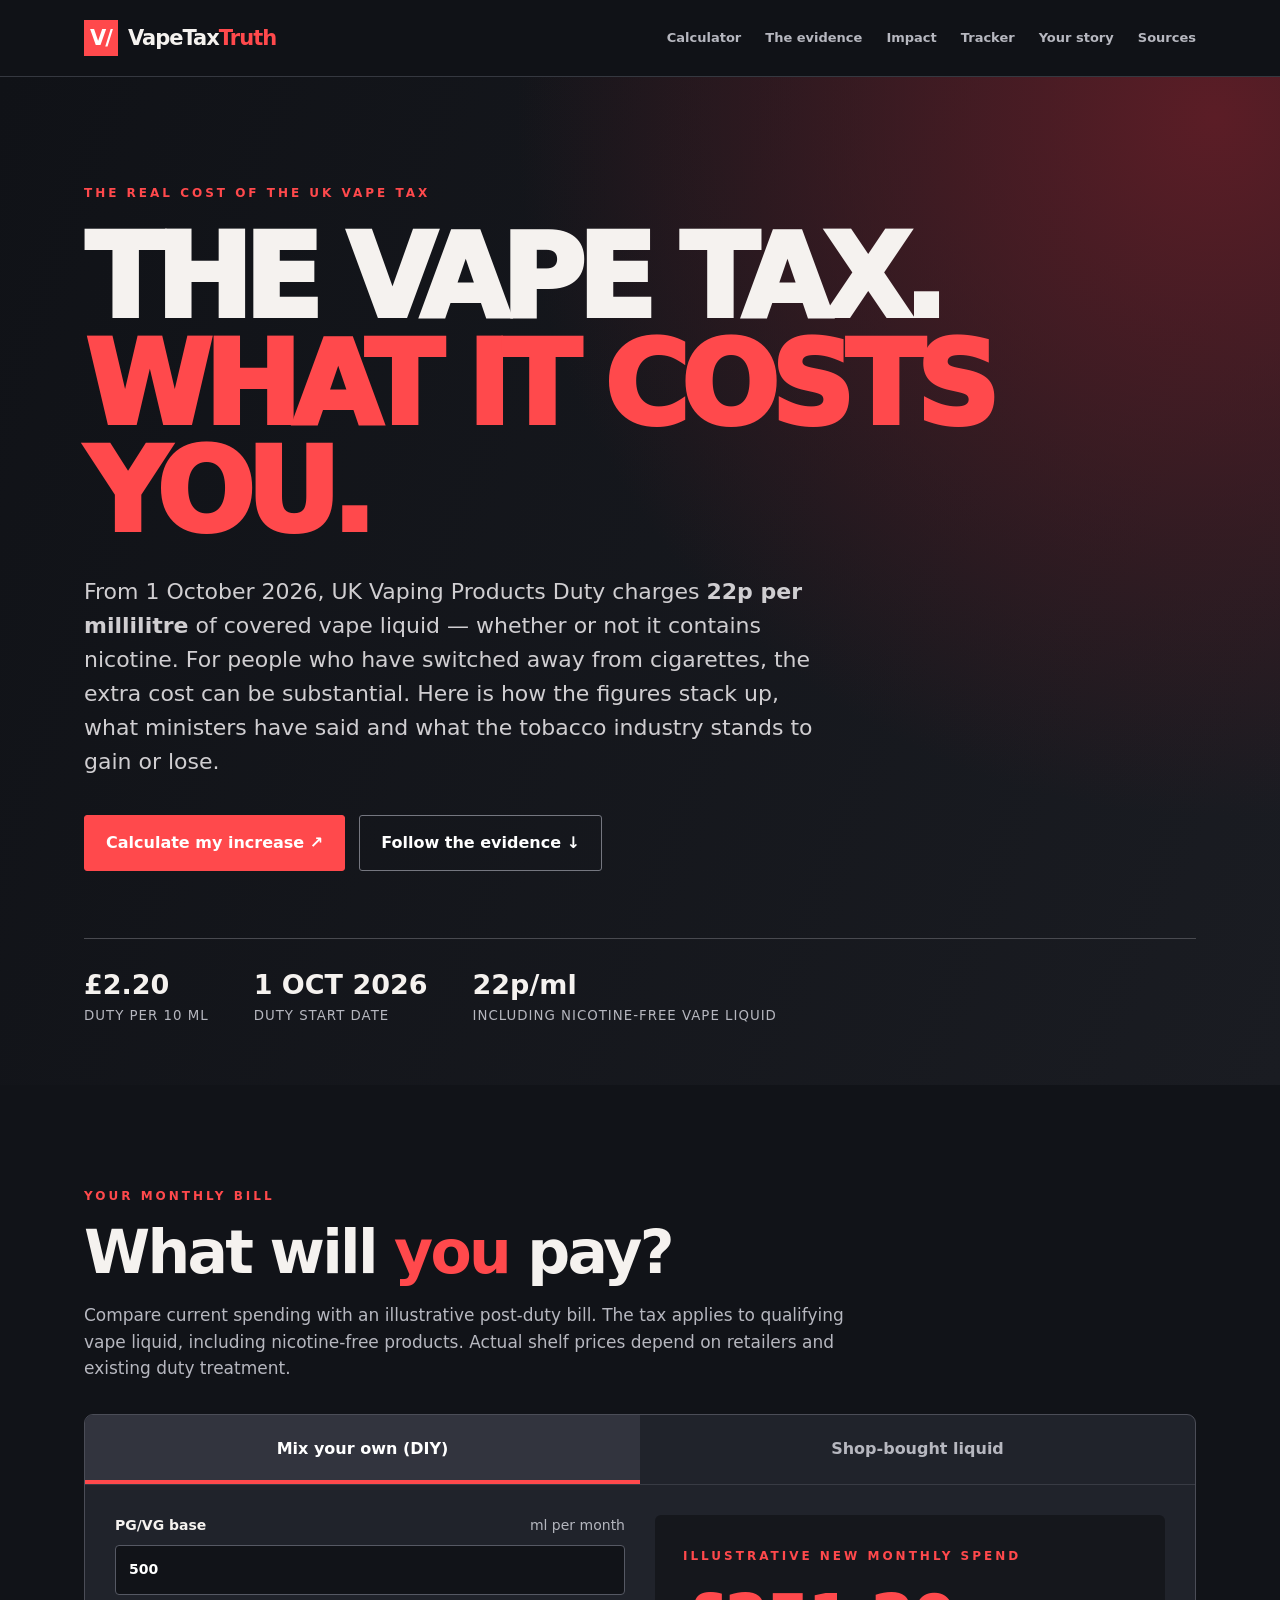
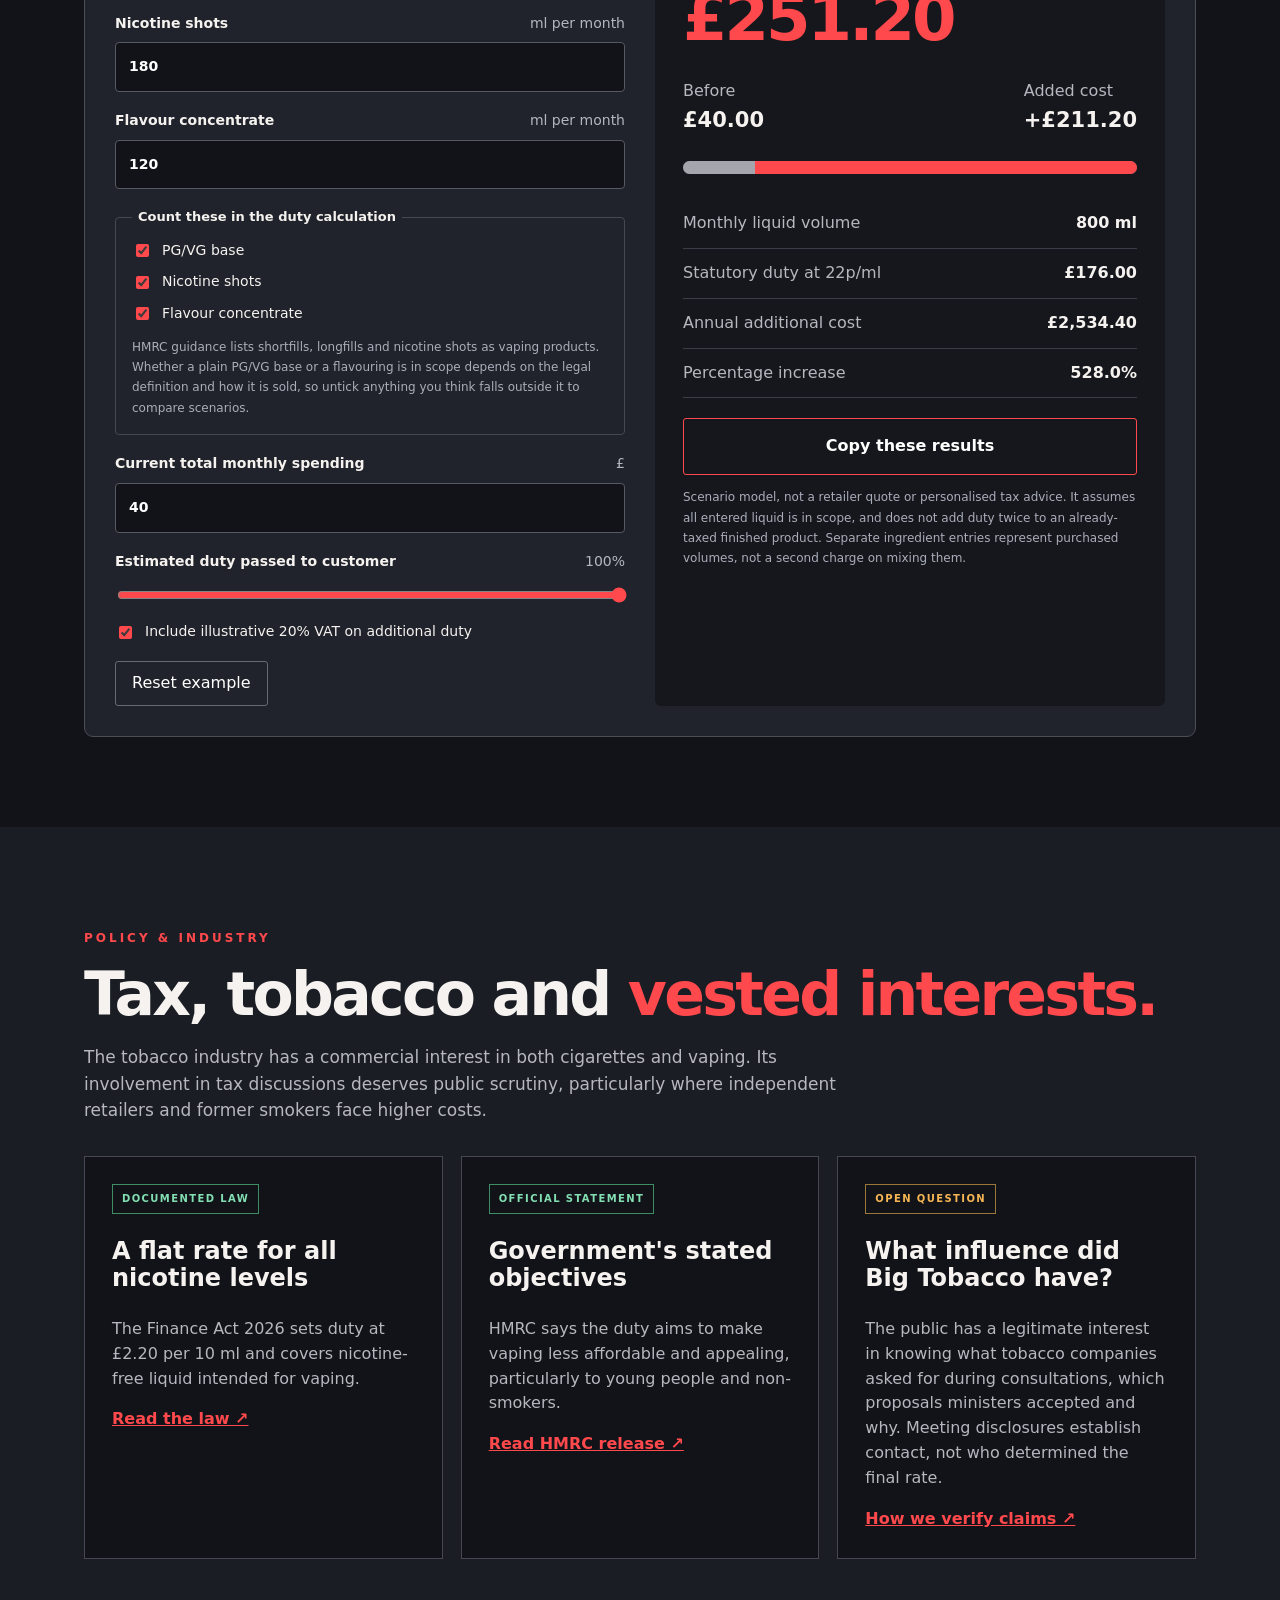
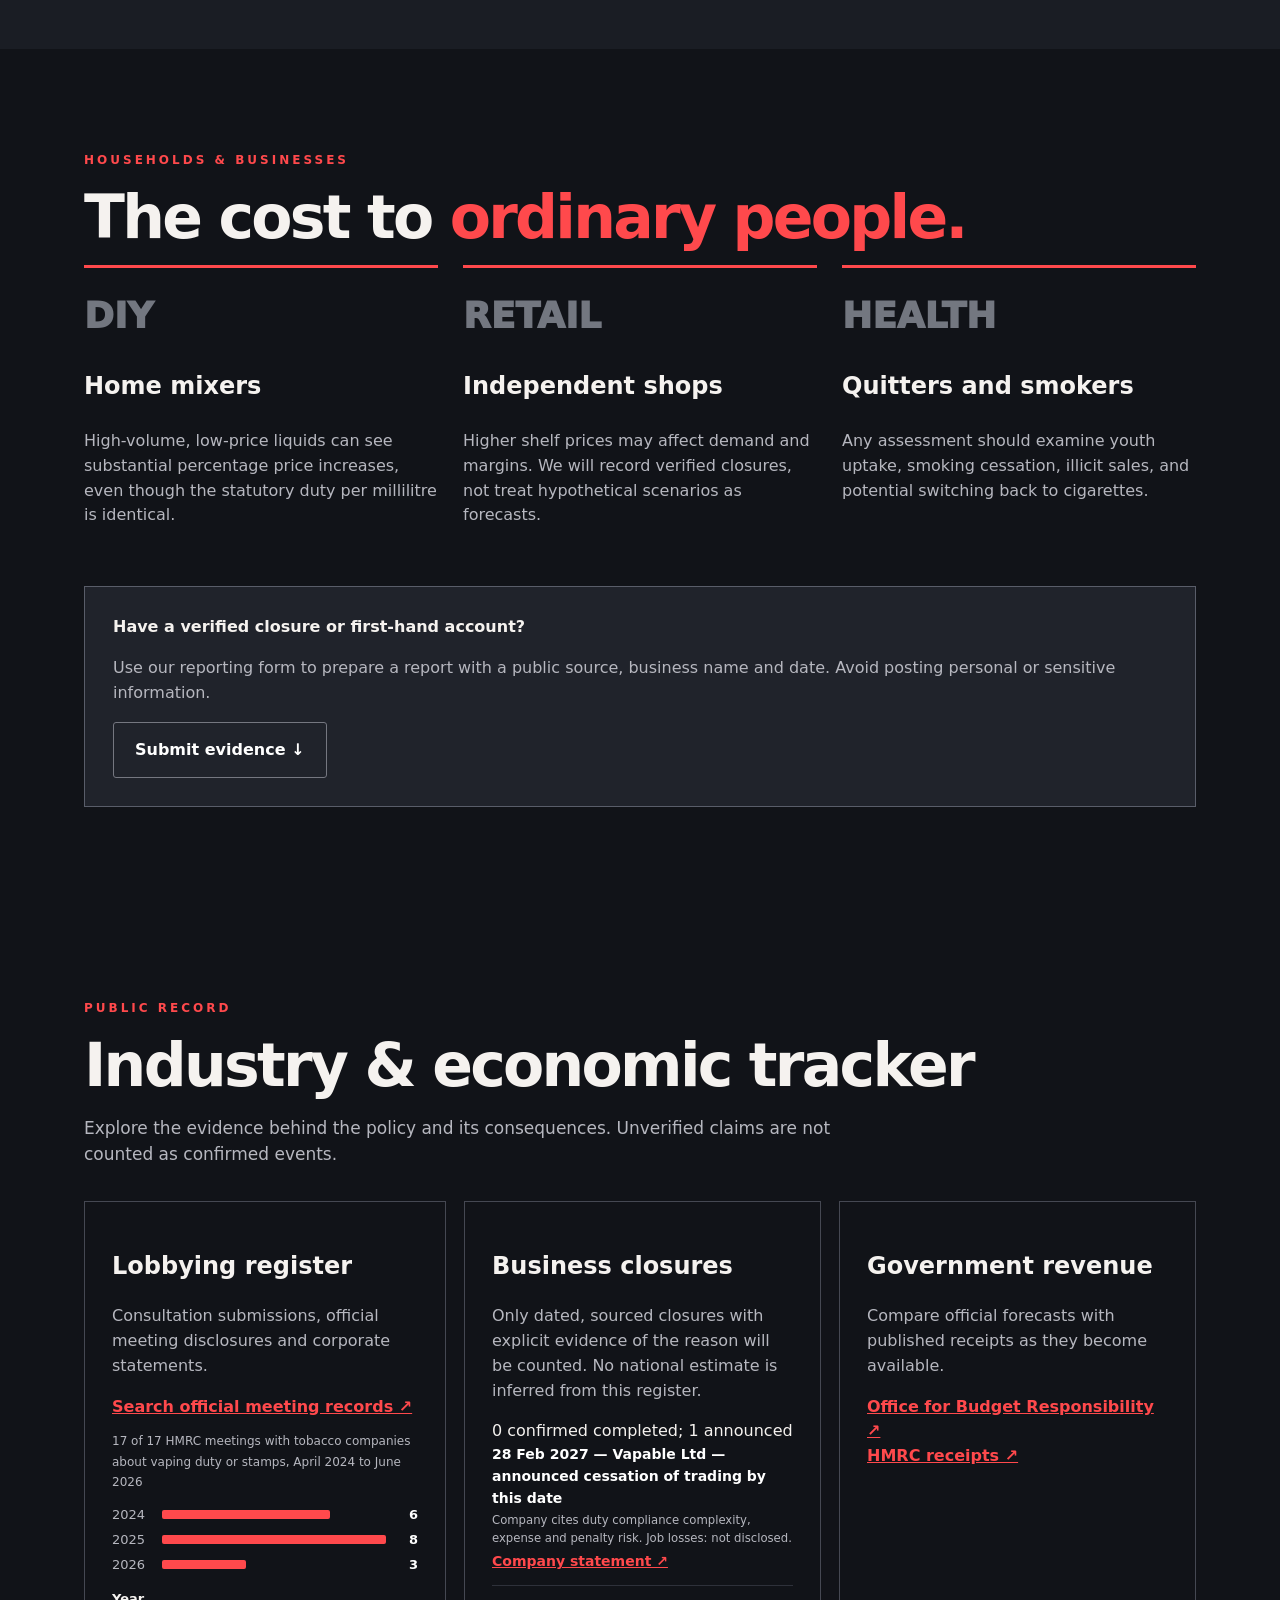
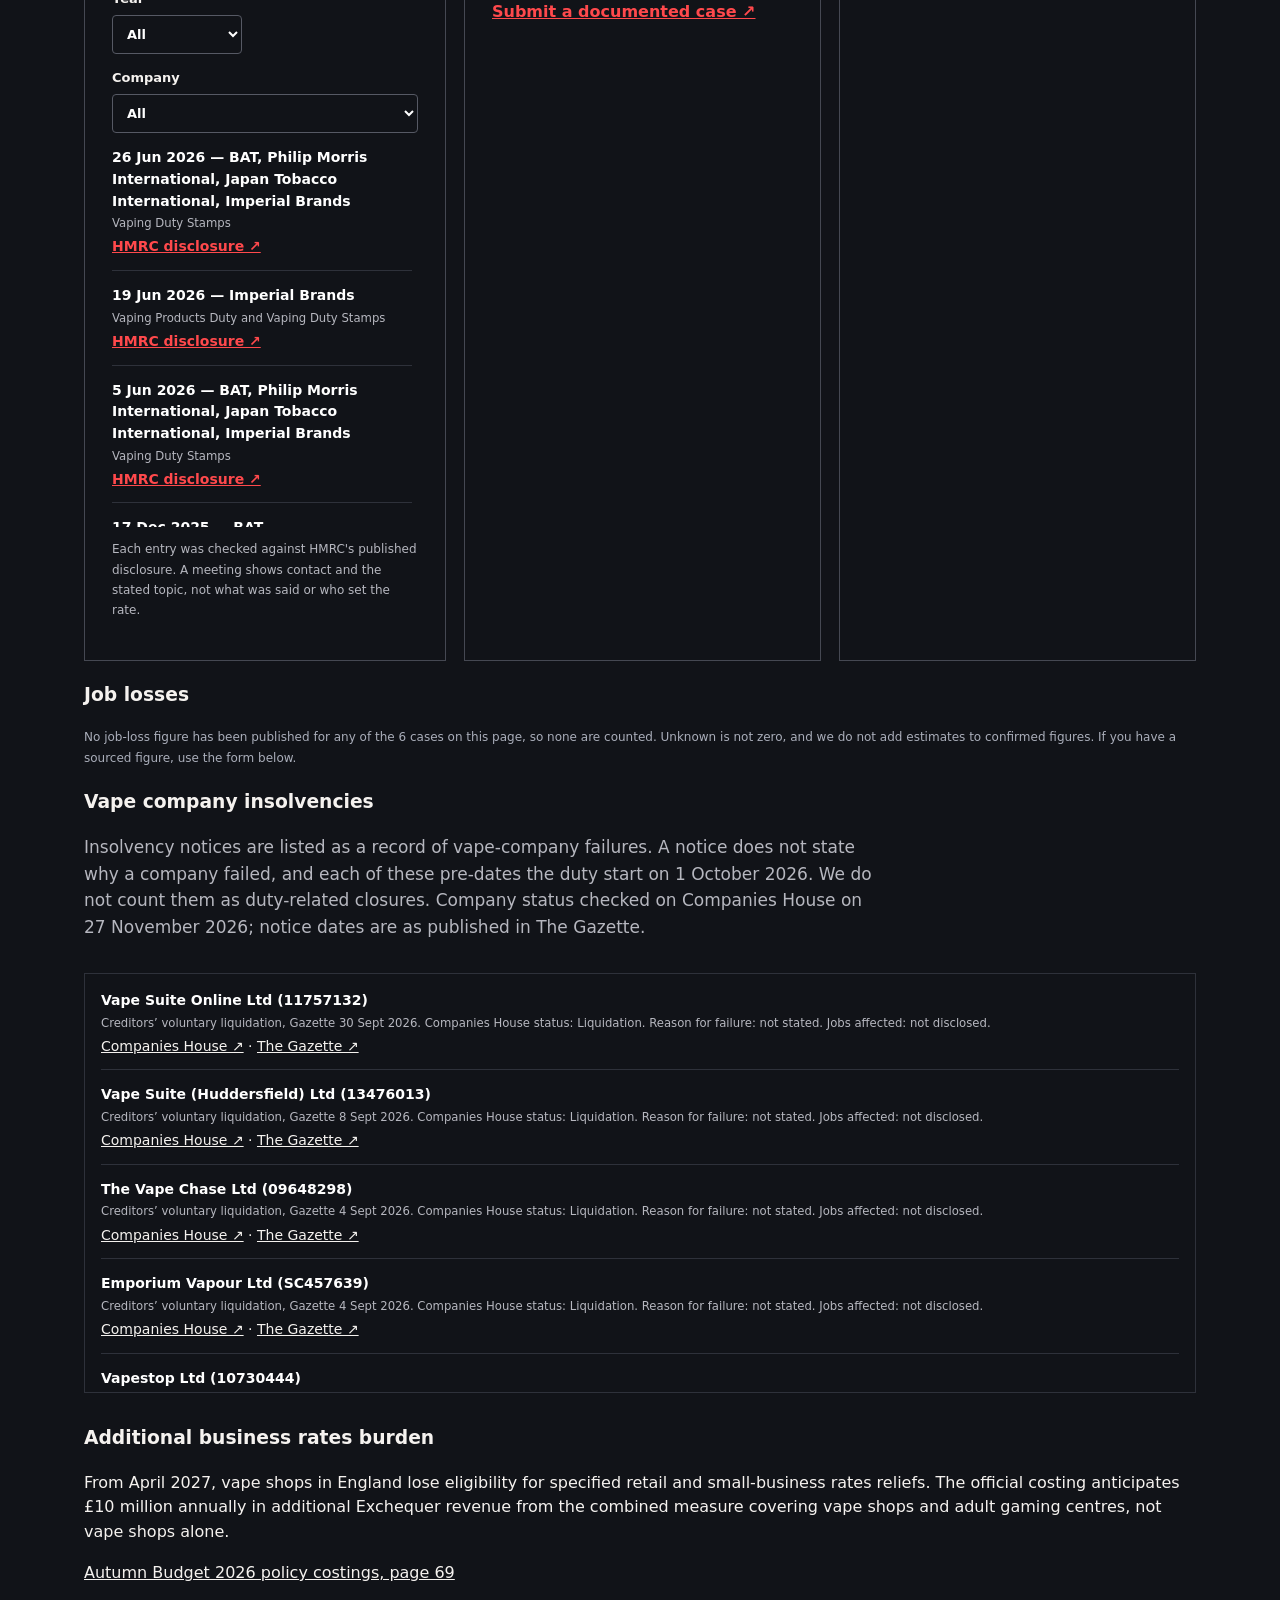
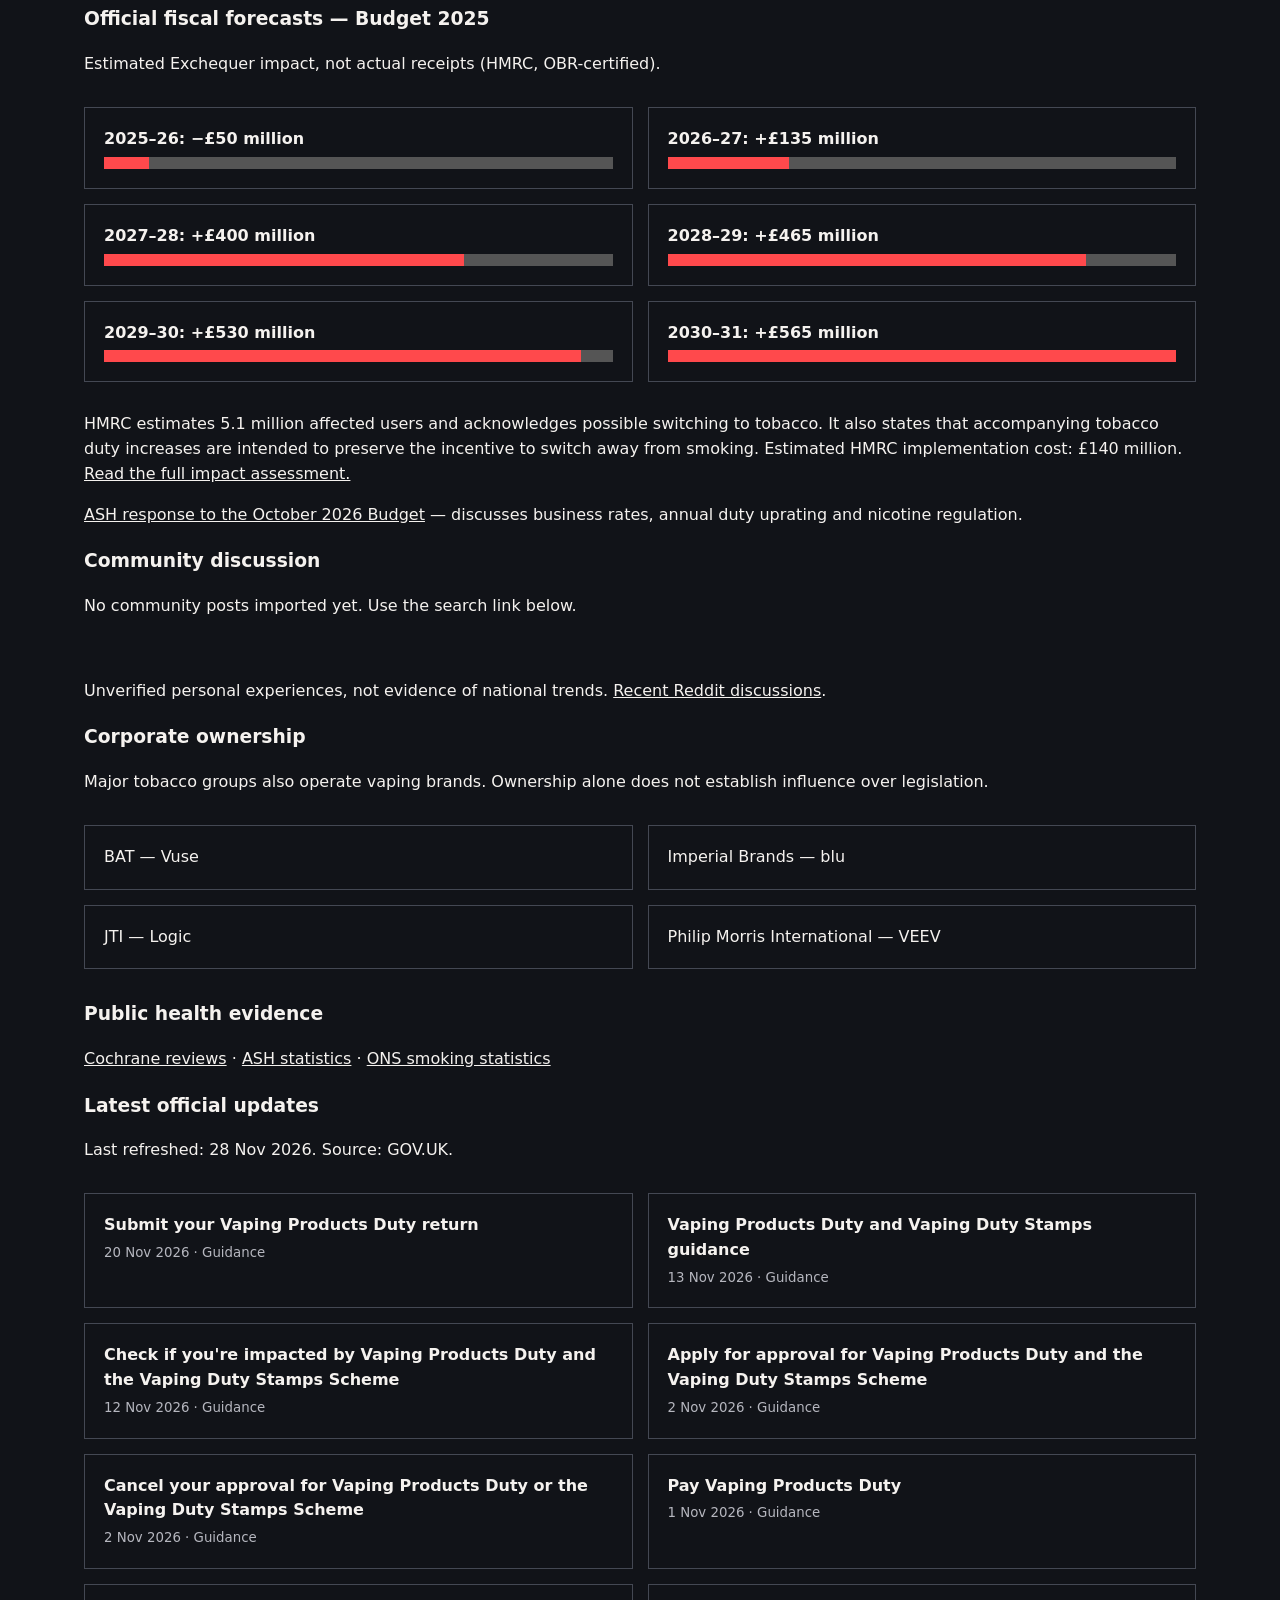
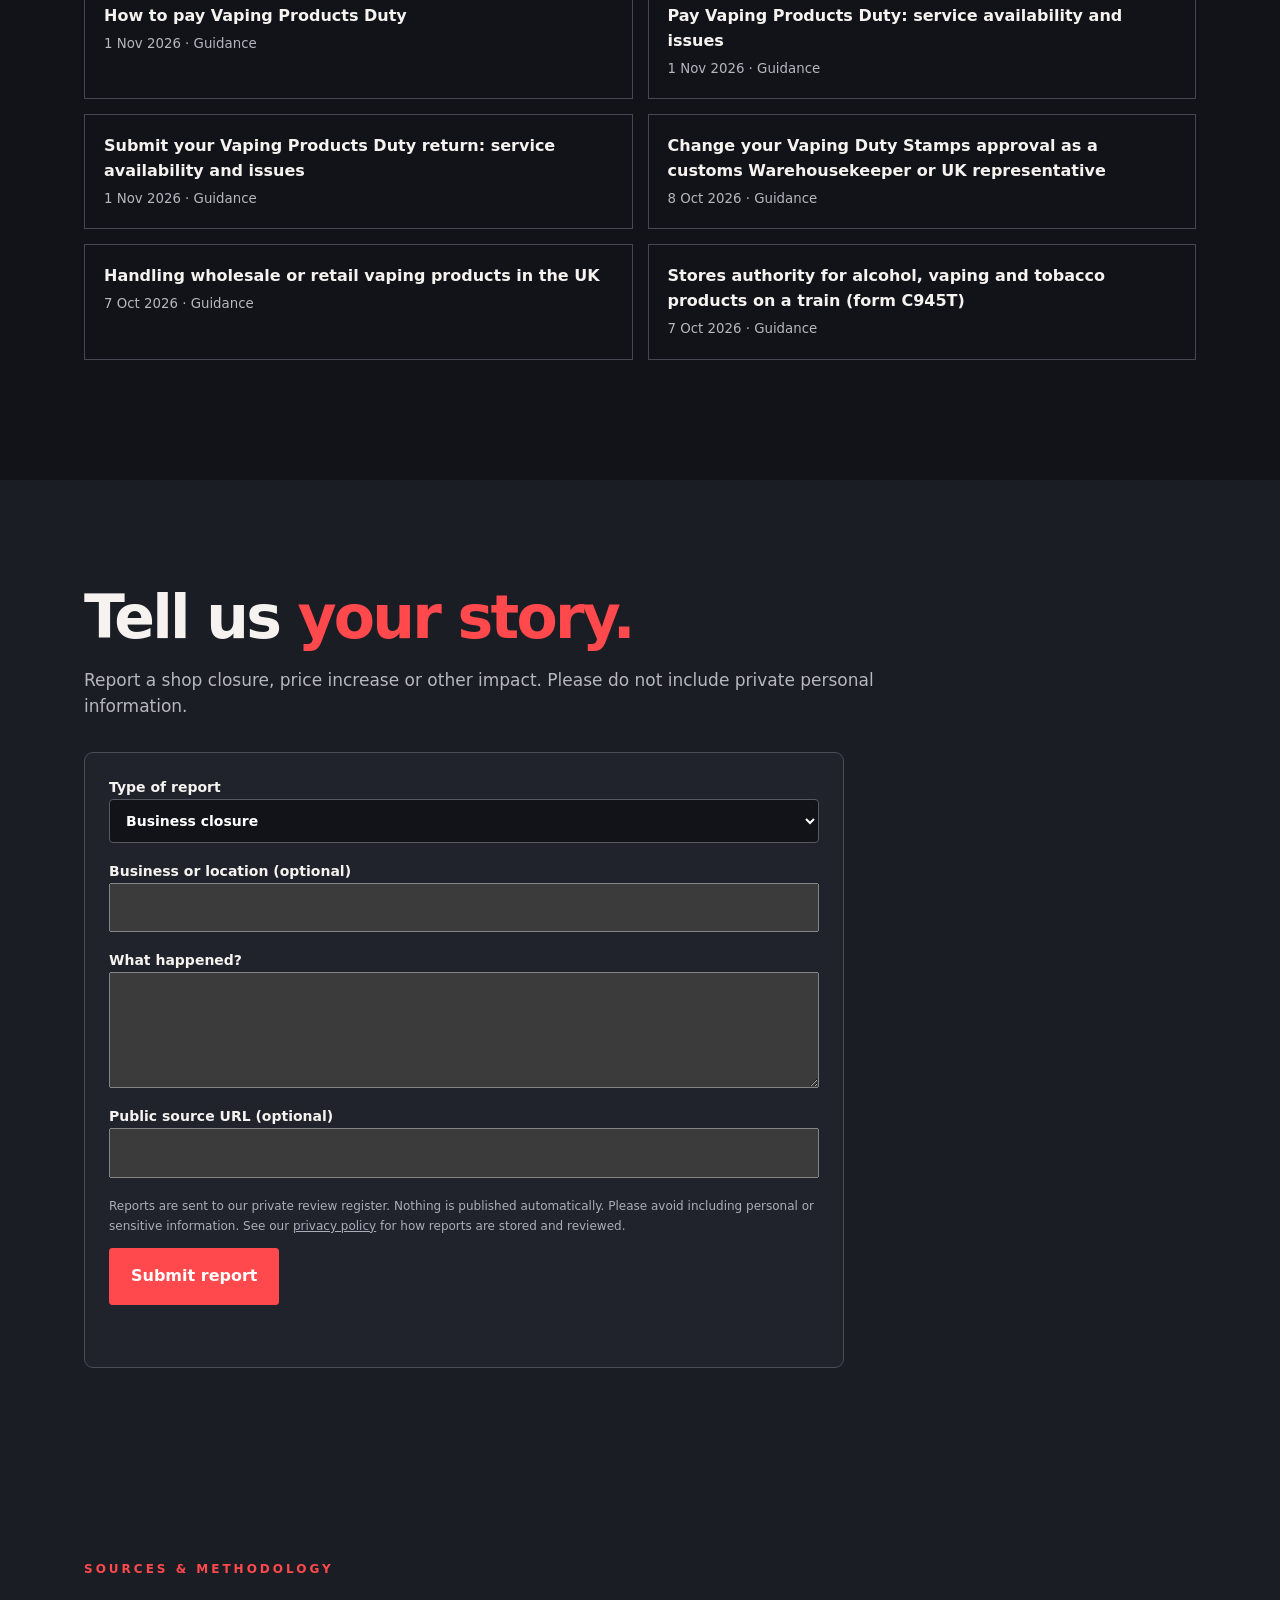
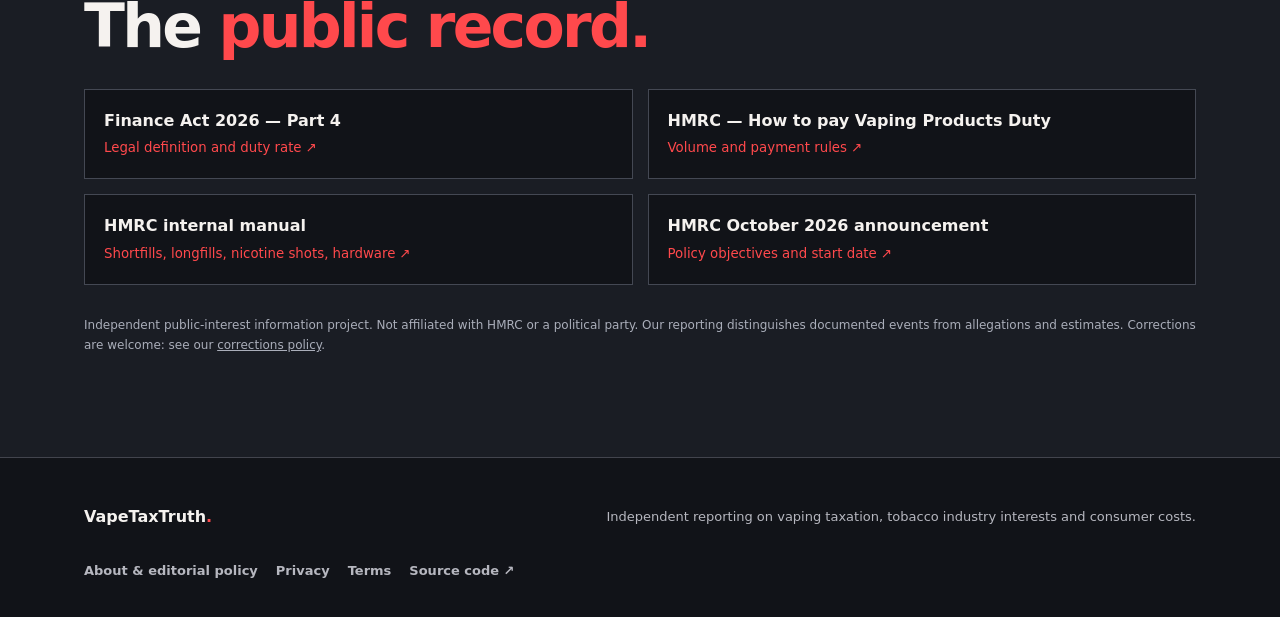
<file: index.html>
<!doctype html>
<html lang="en"><head><meta charset="utf-8"><meta name="viewport" content="width=device-width,initial-scale=1"><meta name="theme-color" content="#111318"><meta name="description" content="Explore the real cost of the UK's vaping products duty. Independent calculator, evidence and industry impact tracking."><title>VapeTaxTruth | The Real Cost of the UK Vape Tax</title>
<link rel="canonical" href="https://scarab0793.github.io/VapeTaxTruth/">
<link rel="icon" type="image/svg+xml" href="./favicon.svg">
<meta property="og:type" content="website"><meta property="og:site_name" content="VapeTaxTruth"><meta property="og:locale" content="en_GB">
<meta property="og:title" content="VapeTaxTruth | The Real Cost of the UK Vape Tax"><meta property="og:description" content="Work out what UK Vaping Products Duty adds to your bill, and follow the evidence on tobacco lobbying, closures and government revenue.">
<meta property="og:url" content="https://scarab0793.github.io/VapeTaxTruth/"><meta name="twitter:card" content="summary">
<script type="application/ld+json">{"@context":"https://schema.org","@type":"WebSite","name":"VapeTaxTruth","url":"https://scarab0793.github.io/VapeTaxTruth/","inLanguage":"en-GB","description":"Independent public-interest information on UK Vaping Products Duty."}</script>
<link rel="stylesheet" href="./styles.css"></head>
<body><a class="skip" href="#main">Skip to content</a><header><div class="wrap top"><a class="logo" href="#top"><span class="mark">V/</span>VapeTax<span>Truth</span></a><nav aria-label="Primary"><a href="#calculator">Calculator</a><a href="#evidence">The evidence</a><a href="#impact">Impact</a><a href="#tracker">Tracker</a><a href="#submit">Your story</a><a href="#sources">Sources</a></nav></div></header>
<main id="main"><section class="hero" id="top"><div class="wrap"><p class="eyebrow">THE REAL COST OF THE UK VAPE TAX</p><h1>THE VAPE TAX.<br><em>WHAT IT COSTS YOU.</em></h1><p class="lead">From 1 October 2026, UK Vaping Products Duty charges <strong>22p per millilitre</strong> of covered vape liquid — whether or not it contains nicotine. For people who have switched away from cigarettes, the extra cost can be substantial. Here is how the figures stack up, what ministers have said and what the tobacco industry stands to gain or lose.</p><div class="heroactions"><a class="btn" href="#calculator">Calculate my increase ↗</a><a class="btn ghost" href="#evidence">Follow the evidence ↓</a></div><div class="stats"><div><b>£2.20</b><small>Duty per 10 ml</small></div><div><b>1 OCT 2026</b><small>Duty start date</small></div><div><b>22p/ml</b><small>Including nicotine-free vape liquid</small></div></div></div></section>
<section class="section" id="calculator"><div class="wrap"><p class="eyebrow">YOUR MONTHLY BILL</p><h2>What will <em>you</em> pay?</h2><p class="sub">Compare current spending with an illustrative post-duty bill. The tax applies to qualifying vape liquid, including nicotine-free products. Actual shelf prices depend on retailers and existing duty treatment.</p><div class="panel"><div class="tabs" role="tablist" aria-label="Calculator type"><button id="tab-diy" class="active" aria-selected="true" role="tab" data-mode="diy">Mix your own (DIY)</button><button id="tab-retail" role="tab" aria-selected="false" data-mode="retail">Shop-bought liquid</button></div><div class="calcgrid"><form id="calc-form"><div id="diy-fields"><label>PG/VG base <span>ml per month</span><input id="base" type="number" min="0" step="1" value="500"></label><label>Nicotine shots <span>ml per month</span><input id="nic" type="number" min="0" step="1" value="180"></label><label>Flavour concentrate <span>ml per month</span><input id="flavour" type="number" min="0" step="1" value="120"></label><fieldset class="scope"><legend>Count these in the duty calculation</legend><label class="check"><input id="scope-base" type="checkbox" checked> PG/VG base</label><label class="check"><input id="scope-nic" type="checkbox" checked> Nicotine shots</label><label class="check"><input id="scope-flavour" type="checkbox" checked> Flavour concentrate</label><p class="fine">HMRC guidance lists shortfills, longfills and nicotine shots as vaping products. Whether a plain PG/VG base or a flavouring is in scope depends on the legal definition and how it is sold, so untick anything you think falls outside it to compare scenarios.</p></fieldset></div><div id="retail-fields" hidden><label>Bottle / pod volume <span>ml</span><input id="bottle" type="number" min="0" step="0.1" value="10"></label><label>Units purchased <span>per month</span><input id="units" type="number" min="0" step="1" value="20"></label></div><label>Current total monthly spending <span>£</span><input id="spend" type="number" min="0" step="0.01" value="40"></label><label>Estimated duty passed to customer <span id="pass-label">100%</span><input id="pass" type="range" min="0" max="100" step="5" value="100"></label><label class="check"><input id="vat" type="checkbox" checked> Include illustrative 20% VAT on additional duty</label><button class="smallbtn" type="button" id="reset">Reset example</button></form><div class="result" aria-live="polite"><span class="kicker">ILLUSTRATIVE NEW MONTHLY SPEND</span><strong class="total" id="newcost">£251.20</strong><div class="comparison"><div><span>Before</span><b id="oldcost">£40.00</b></div><div><span>Added cost</span><b id="increase">+£211.20</b></div></div><div class="bar"><span id="barbase"></span><span id="barduty"></span></div><div class="metric"><span>Monthly liquid volume</span><b id="volume">800 ml</b></div><div class="metric"><span>Statutory duty at 22p/ml</span><b id="duty">£176.00</b></div><div class="metric"><span>Annual additional cost</span><b id="annual">£2,534.40</b></div><div class="metric"><span>Percentage increase</span><b id="pct">528%</b></div><button id="copy" class="btn secondary" type="button">Copy these results</button><p class="fine">Scenario model, not a retailer quote or personalised tax advice. It assumes all entered liquid is in scope, and does not add duty twice to an already-taxed finished product. Separate ingredient entries represent purchased volumes, not a second charge on mixing them.</p></div></div></div></div></section>
<section class="section alt" id="evidence"><div class="wrap"><p class="eyebrow">POLICY & INDUSTRY</p><h2>Tax, tobacco and <em>vested interests.</em></h2><p class="sub">The tobacco industry has a commercial interest in both cigarettes and vaping. Its involvement in tax discussions deserves public scrutiny, particularly where independent retailers and former smokers face higher costs.</p><div class="cards"><article class="info"><span class="tag verified">DOCUMENTED LAW</span><h3>A flat rate for all nicotine levels</h3><p>The Finance Act 2026 sets duty at £2.20 per 10 ml and covers nicotine-free liquid intended for vaping.</p><a href="https://www.legislation.gov.uk/ukpga/2026/11/part/4" target="_blank" rel="noopener noreferrer">Read the law ↗</a></article><article class="info"><span class="tag verified">OFFICIAL STATEMENT</span><h3>Government's stated objectives</h3><p>HMRC says the duty aims to make vaping less affordable and appealing, particularly to young people and non-smokers.</p><a href="https://www.gov.uk/government/news/new-vaping-products-duty-comes-into-effect" target="_blank" rel="noopener noreferrer">Read HMRC release ↗</a></article><article class="info"><span class="tag question">OPEN QUESTION</span><h3>What influence did Big Tobacco have?</h3><p>The public has a legitimate interest in knowing what tobacco companies asked for during consultations, which proposals ministers accepted and why. Meeting disclosures establish contact, not who determined the final rate.</p><a href="#sources">How we verify claims ↗</a></article></div></div></section>
<section class="section" id="impact"><div class="wrap"><p class="eyebrow">HOUSEHOLDS & BUSINESSES</p><h2>The cost to <em>ordinary people.</em></h2><div class="impactgrid"><div class="impactitem"><div class="number">DIY</div><h3>Home mixers</h3><p>High-volume, low-price liquids can see substantial percentage price increases, even though the statutory duty per millilitre is identical.</p></div><div class="impactitem"><div class="number">RETAIL</div><h3>Independent shops</h3><p>Higher shelf prices may affect demand and margins. We will record verified closures, not treat hypothetical scenarios as forecasts.</p></div><div class="impactitem"><div class="number">HEALTH</div><h3>Quitters and smokers</h3><p>Any assessment should examine youth uptake, smoking cessation, illicit sales, and potential switching back to cigarettes.</p></div></div><div class="callout"><b>Have a verified closure or first-hand account?</b><p>Use our reporting form to prepare a report with a public source, business name and date. Avoid posting personal or sensitive information.</p><a class="btn ghost" href="#submit">Submit evidence ↓</a></div></div></section>
<section class="section" id="tracker"><div class="wrap"><p class="eyebrow">PUBLIC RECORD</p><h2>Industry &amp; economic tracker</h2><p class="sub">Explore the evidence behind the policy and its consequences. Unverified claims are not counted as confirmed events.</p><div class="cards"><article class="info"><h3>Lobbying register</h3><p>Consultation submissions, official meeting disclosures and corporate statements.</p><a href="https://www.gov.uk/search/all?keywords=HMRC+stakeholder+meetings+vaping">Search official meeting records ↗</a><p id="lobby-records" class="fine">Loading register…</p><div id="lobby-years" class="yearchart" aria-label="Meetings per year"></div><div class="filters"><label>Year<select id="lobby-year"><option value="">All</option></select></label><label>Company<select id="lobby-org"><option value="">All</option></select></label></div><div id="lobby-list"></div><p class="fine">Each entry was checked against HMRC's published disclosure. A meeting shows contact and the stated topic, not what was said or who set the rate.</p></article><article class="info"><h3>Business closures</h3><p>Only dated, sourced closures with explicit evidence of the reason will be counted. No national estimate is inferred from this register.</p><div id="closure-records"></div><a href="#submit">Submit a documented case ↗</a></article><article class="info"><h3>Government revenue</h3><p>Compare official forecasts with published receipts as they become available.</p><a href="https://obr.uk/">Office for Budget Responsibility ↗</a><br><a href="https://www.gov.uk/government/collections/hm-revenue-customs-receipts">HMRC receipts ↗</a></article></div><h3>Job losses</h3><p id="job-summary" class="fine">Loading…</p><h3>Vape company insolvencies</h3><p class="sub" id="insolvency-note"></p><div id="insolvency-list"></div><h3>Additional business rates burden</h3><p>From April 2027, vape shops in England lose eligibility for specified retail and small-business rates reliefs. The official costing anticipates £10 million annually in additional Exchequer revenue from the combined measure covering vape shops and adult gaming centres, not vape shops alone.</p><p><a href="https://assets.publishing.service.gov.uk/media/6ae1883fe4367e5c8b0467df/AB26_Policy_Costing.pdf">Autumn Budget 2026 policy costings, page 69</a></p><h3>Official fiscal forecasts — Budget 2025</h3><p>Estimated Exchequer impact, not actual receipts (HMRC, OBR-certified).</p><div class="sources"><a href="https://www.gov.uk/government/publications/introduction-of-vaping-products-duty-from-1-october-2026/introduction-of-vaping-products-duty-from-1-october-2026"><b>2025–26: −£50 million</b><div style="height:12px;background:#555"><div style="height:12px;background:#ff494c;width:8.849557522123893%"></div></div></a><a href="https://www.gov.uk/government/publications/introduction-of-vaping-products-duty-from-1-october-2026/introduction-of-vaping-products-duty-from-1-october-2026"><b>2026–27: +£135 million</b><div style="height:12px;background:#555"><div style="height:12px;background:#ff494c;width:23.893805309734514%"></div></div></a><a href="https://www.gov.uk/government/publications/introduction-of-vaping-products-duty-from-1-october-2026/introduction-of-vaping-products-duty-from-1-october-2026"><b>2027–28: +£400 million</b><div style="height:12px;background:#555"><div style="height:12px;background:#ff494c;width:70.79646017699115%"></div></div></a><a href="https://www.gov.uk/government/publications/introduction-of-vaping-products-duty-from-1-october-2026/introduction-of-vaping-products-duty-from-1-october-2026"><b>2028–29: +£465 million</b><div style="height:12px;background:#555"><div style="height:12px;background:#ff494c;width:82.30088495575221%"></div></div></a><a href="https://www.gov.uk/government/publications/introduction-of-vaping-products-duty-from-1-october-2026/introduction-of-vaping-products-duty-from-1-october-2026"><b>2029–30: +£530 million</b><div style="height:12px;background:#555"><div style="height:12px;background:#ff494c;width:93.80530973451327%"></div></div></a><a href="https://www.gov.uk/government/publications/introduction-of-vaping-products-duty-from-1-october-2026/introduction-of-vaping-products-duty-from-1-october-2026"><b>2030–31: +£565 million</b><div style="height:12px;background:#555"><div style="height:12px;background:#ff494c;width:100%"></div></div></a></div><p>HMRC estimates 5.1 million affected users and acknowledges possible switching to tobacco. It also states that accompanying tobacco duty increases are intended to preserve the incentive to switch away from smoking. Estimated HMRC implementation cost: £140 million. <a href="https://www.gov.uk/government/publications/introduction-of-vaping-products-duty-from-1-october-2026/introduction-of-vaping-products-duty-from-1-october-2026">Read the full impact assessment.</a></p><p><a href="https://ash.org.uk/media-centre/news/press-releases/ash-response-to-the-2026-autumn-budget">ASH response to the October 2026 Budget</a> — discusses business rates, annual duty uprating and nicotine regulation.</p><h3>Community discussion</h3><p id="reddit-status">Loading community feed…</p><div class="sources" id="reddit-items"></div><p>Unverified personal experiences, not evidence of national trends. <a href="https://www.reddit.com/search/?q=UK%20vaping%20products%20duty&amp;sort=new">Recent Reddit discussions</a>.</p><h3>Corporate ownership</h3><p>Major tobacco groups also operate vaping brands. Ownership alone does not establish influence over legislation.</p><div class="sources"><a href="https://www.bat.com/">BAT — Vuse</a><a href="https://www.imperialbrandsplc.com/">Imperial Brands — blu</a><a href="https://www.jti.com/">JTI — Logic</a><a href="https://www.pmi.com/">Philip Morris International — VEEV</a></div><h3>Public health evidence</h3><p><a href="https://www.cochrane.org/">Cochrane reviews</a> · <a href="https://ash.org.uk/">ASH statistics</a> · <a href="https://www.ons.gov.uk/">ONS smoking statistics</a></p><h3>Latest official updates</h3><p id="news-status">Loading published government updates…</p><div class="sources" id="news-items"></div></div></section><section class="section alt" id="submit"><div class="wrap"><h2>Tell us <em>your story.</em></h2><p class="sub">Report a shop closure, price increase or other impact. Please do not include private personal information.</p><form id="evidence-form" action="https://script.google.com/macros/s/AKfycbzvqu6_SJXCZaiq5YQfmoikjSVbbAXVosQgc8_-C5VoM7GiBMdaTdMvzVTwhhF9-pc/exec" method="post" class="panel" style="padding:24px;max-width:760px"><label>Type of report<select id="report-type" name="type" style="display:block;width:100%;padding:12px"><option>Business closure</option><option>Price increase</option><option>Personal experience</option><option>Other evidence</option></select></label><label>Business or location (optional)<input id="report-location" name="location" type="text" maxlength="150" style="display:block;width:100%;padding:12px"></label><label>What happened?<textarea id="report-story" name="story" required maxlength="5000" rows="6" style="display:block;width:100%;padding:12px"></textarea></label><label>Public source URL (optional)<input id="report-source" name="source" type="url" style="display:block;width:100%;padding:12px"></label><p class="fine">Reports are sent to our private review register. Nothing is published automatically. Please avoid including personal or sensitive information. See our <a href="./privacy.html">privacy policy</a> for how reports are stored and reviewed.</p><button class="btn" type="submit">Submit report</button><div hidden aria-hidden="true"><input id="report-website" name="website" tabindex="-1" autocomplete="off"></div><p id="report-status" class="formstatus" role="status" aria-live="polite"></p></form></div></section><section class="section alt" id="sources"><div class="wrap"><p class="eyebrow">SOURCES & METHODOLOGY</p><h2>The <em>public record.</em></h2><div class="sources"><a href="https://www.legislation.gov.uk/ukpga/2026/11/part/4" target="_blank" rel="noopener noreferrer"><b>Finance Act 2026 — Part 4</b><small>Legal definition and duty rate ↗</small></a><a href="https://www.gov.uk/guidance/how-to-pay-vaping-products-duty" target="_blank" rel="noopener noreferrer"><b>HMRC — How to pay Vaping Products Duty</b><small>Volume and payment rules ↗</small></a><a href="https://www.gov.uk/hmrc-internal-manuals/vaping-products-duty-and-vaping-duty-stamps-guidance/vpds013000" target="_blank" rel="noopener noreferrer"><b>HMRC internal manual</b><small>Shortfills, longfills, nicotine shots, hardware ↗</small></a><a href="https://www.gov.uk/government/news/new-vaping-products-duty-comes-into-effect" target="_blank" rel="noopener noreferrer"><b>HMRC October 2026 announcement</b><small>Policy objectives and start date ↗</small></a></div><p class="fine">Independent public-interest information project. Not affiliated with HMRC or a political party. Our reporting distinguishes documented events from allegations and estimates. Corrections are welcome: see our <a href="./editorial.html#corrections">corrections policy</a>.</p></div></section></main><footer><div class="wrap foot"><b>VapeTaxTruth<span>.</span></b><p>Independent reporting on vaping taxation, tobacco industry interests and consumer costs.</p><nav class="footlinks" aria-label="Site policies"><a href="./editorial.html">About &amp; editorial policy</a><a href="./privacy.html">Privacy</a><a href="./terms.html">Terms</a><a href="https://github.com/scarab0793/VapeTaxTruth">Source code ↗</a></nav></div></footer><script src="./script.js"></script><script src="./tracker.js"></script></body></html>
</file>
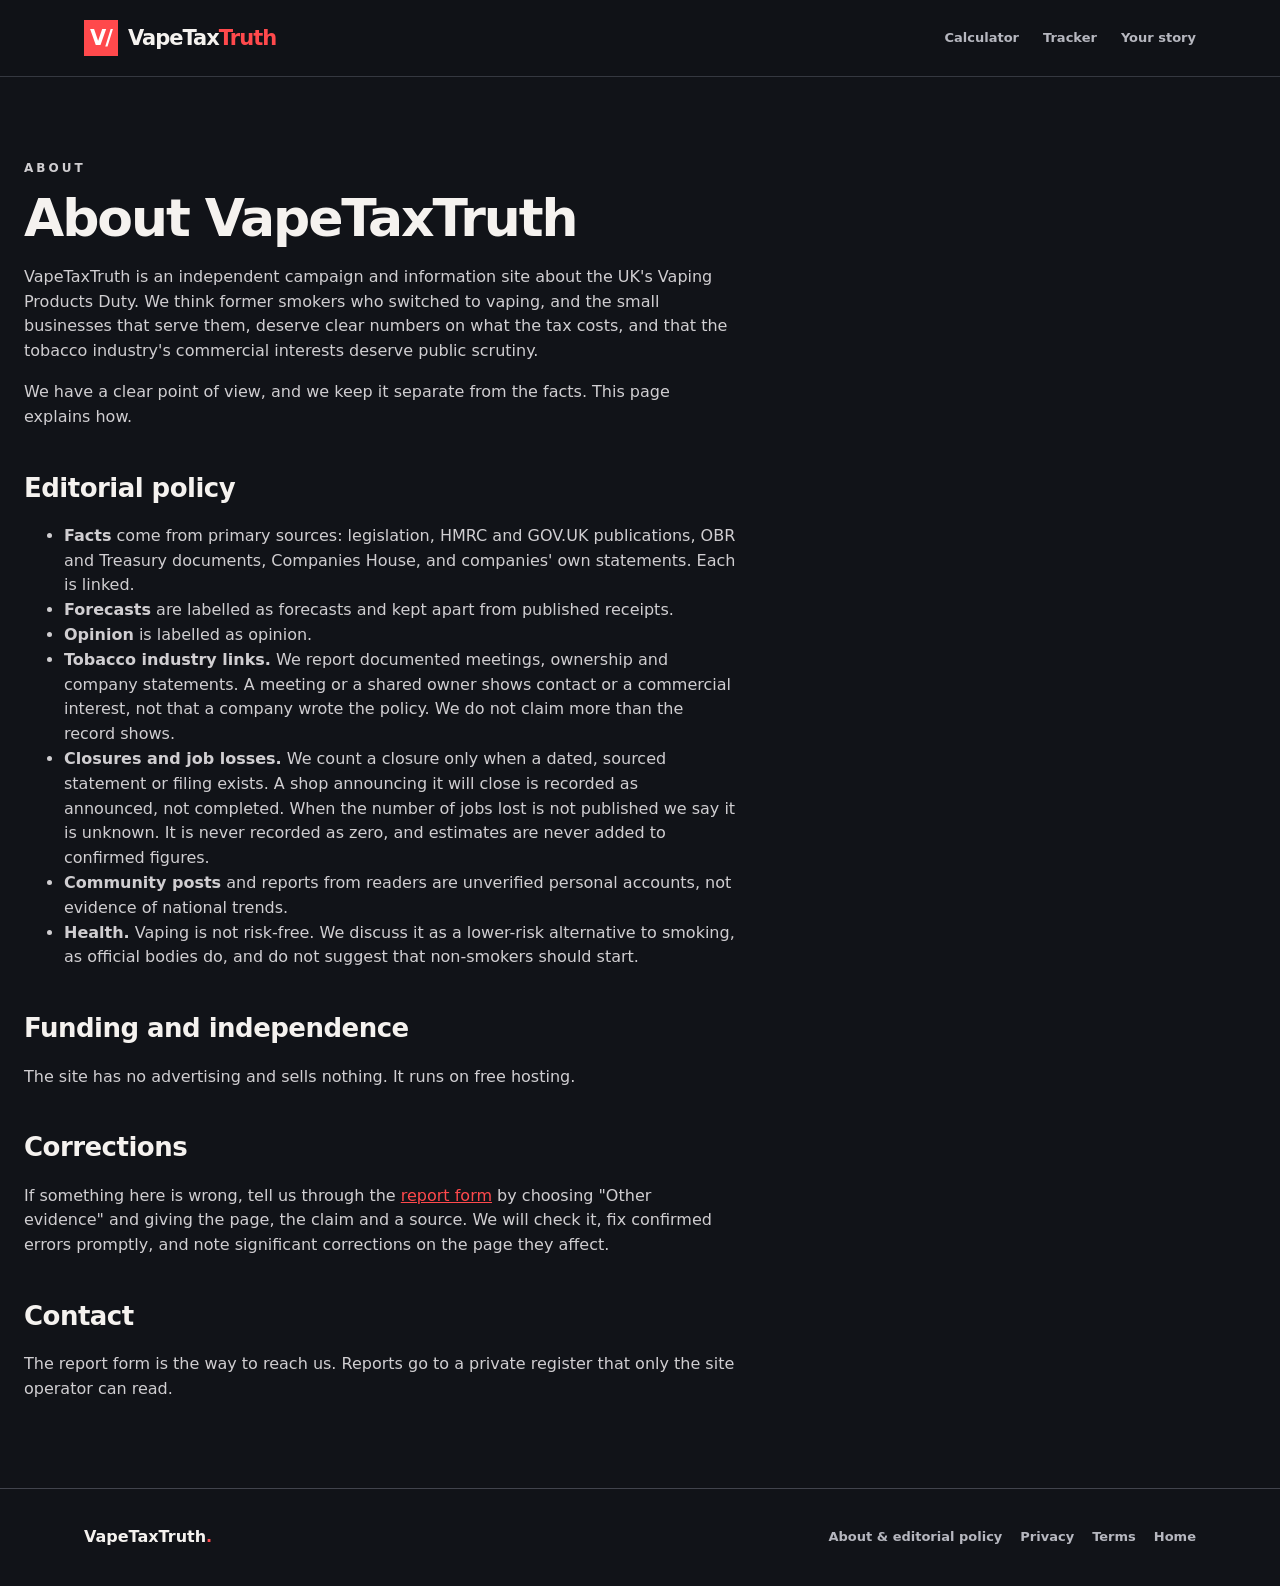
<file: editorial.html>
<!doctype html>
<html lang="en"><head><meta charset="utf-8"><meta name="viewport" content="width=device-width,initial-scale=1"><meta name="theme-color" content="#111318">
<meta name="description" content="Who VapeTaxTruth is, how claims are checked and how corrections are made."><title>About and editorial policy | VapeTaxTruth</title>
<link rel="canonical" href="https://scarab0793.github.io/VapeTaxTruth/editorial.html"><link rel="icon" type="image/svg+xml" href="./favicon.svg"><link rel="stylesheet" href="./styles.css"></head>
<body><header><div class="wrap top"><a class="logo" href="./"><span class="mark">V/</span>VapeTax<span>Truth</span></a><nav aria-label="Primary"><a href="./#calculator">Calculator</a><a href="./#tracker">Tracker</a><a href="./#submit">Your story</a></nav></div></header>
<main class="doc"><p class="eyebrow">ABOUT</p><h1>About VapeTaxTruth</h1>
<p>VapeTaxTruth is an independent campaign and information site about the UK's Vaping Products Duty. We think former smokers who switched to vaping, and the small businesses that serve them, deserve clear numbers on what the tax costs, and that the tobacco industry's commercial interests deserve public scrutiny.</p>
<p>We have a clear point of view, and we keep it separate from the facts. This page explains how.</p>
<h2>Editorial policy</h2>
<ul>
<li><b>Facts</b> come from primary sources: legislation, HMRC and GOV.UK publications, OBR and Treasury documents, Companies House, and companies' own statements. Each is linked.</li>
<li><b>Forecasts</b> are labelled as forecasts and kept apart from published receipts.</li>
<li><b>Opinion</b> is labelled as opinion.</li>
<li><b>Tobacco industry links.</b> We report documented meetings, ownership and company statements. A meeting or a shared owner shows contact or a commercial interest, not that a company wrote the policy. We do not claim more than the record shows.</li>
<li><b>Closures and job losses.</b> We count a closure only when a dated, sourced statement or filing exists. A shop announcing it will close is recorded as announced, not completed. When the number of jobs lost is not published we say it is unknown. It is never recorded as zero, and estimates are never added to confirmed figures.</li>
<li><b>Community posts</b> and reports from readers are unverified personal accounts, not evidence of national trends.</li>
<li><b>Health.</b> Vaping is not risk-free. We discuss it as a lower-risk alternative to smoking, as official bodies do, and do not suggest that non-smokers should start.</li>
</ul>
<h2>Funding and independence</h2>
<p>The site has no advertising and sells nothing. It runs on free hosting.</p>
<h2 id="corrections">Corrections</h2>
<p>If something here is wrong, tell us through the <a href="./#submit">report form</a> by choosing "Other evidence" and giving the page, the claim and a source. We will check it, fix confirmed errors promptly, and note significant corrections on the page they affect.</p>
<h2>Contact</h2>
<p>The report form is the way to reach us. Reports go to a private register that only the site operator can read.</p>
</main><footer><div class="wrap foot"><b>VapeTaxTruth<span>.</span></b><nav class="footlinks" aria-label="Site policies"><a href="./editorial.html">About &amp; editorial policy</a><a href="./privacy.html">Privacy</a><a href="./terms.html">Terms</a><a href="./">Home</a></nav></div></footer></body></html>
</file>
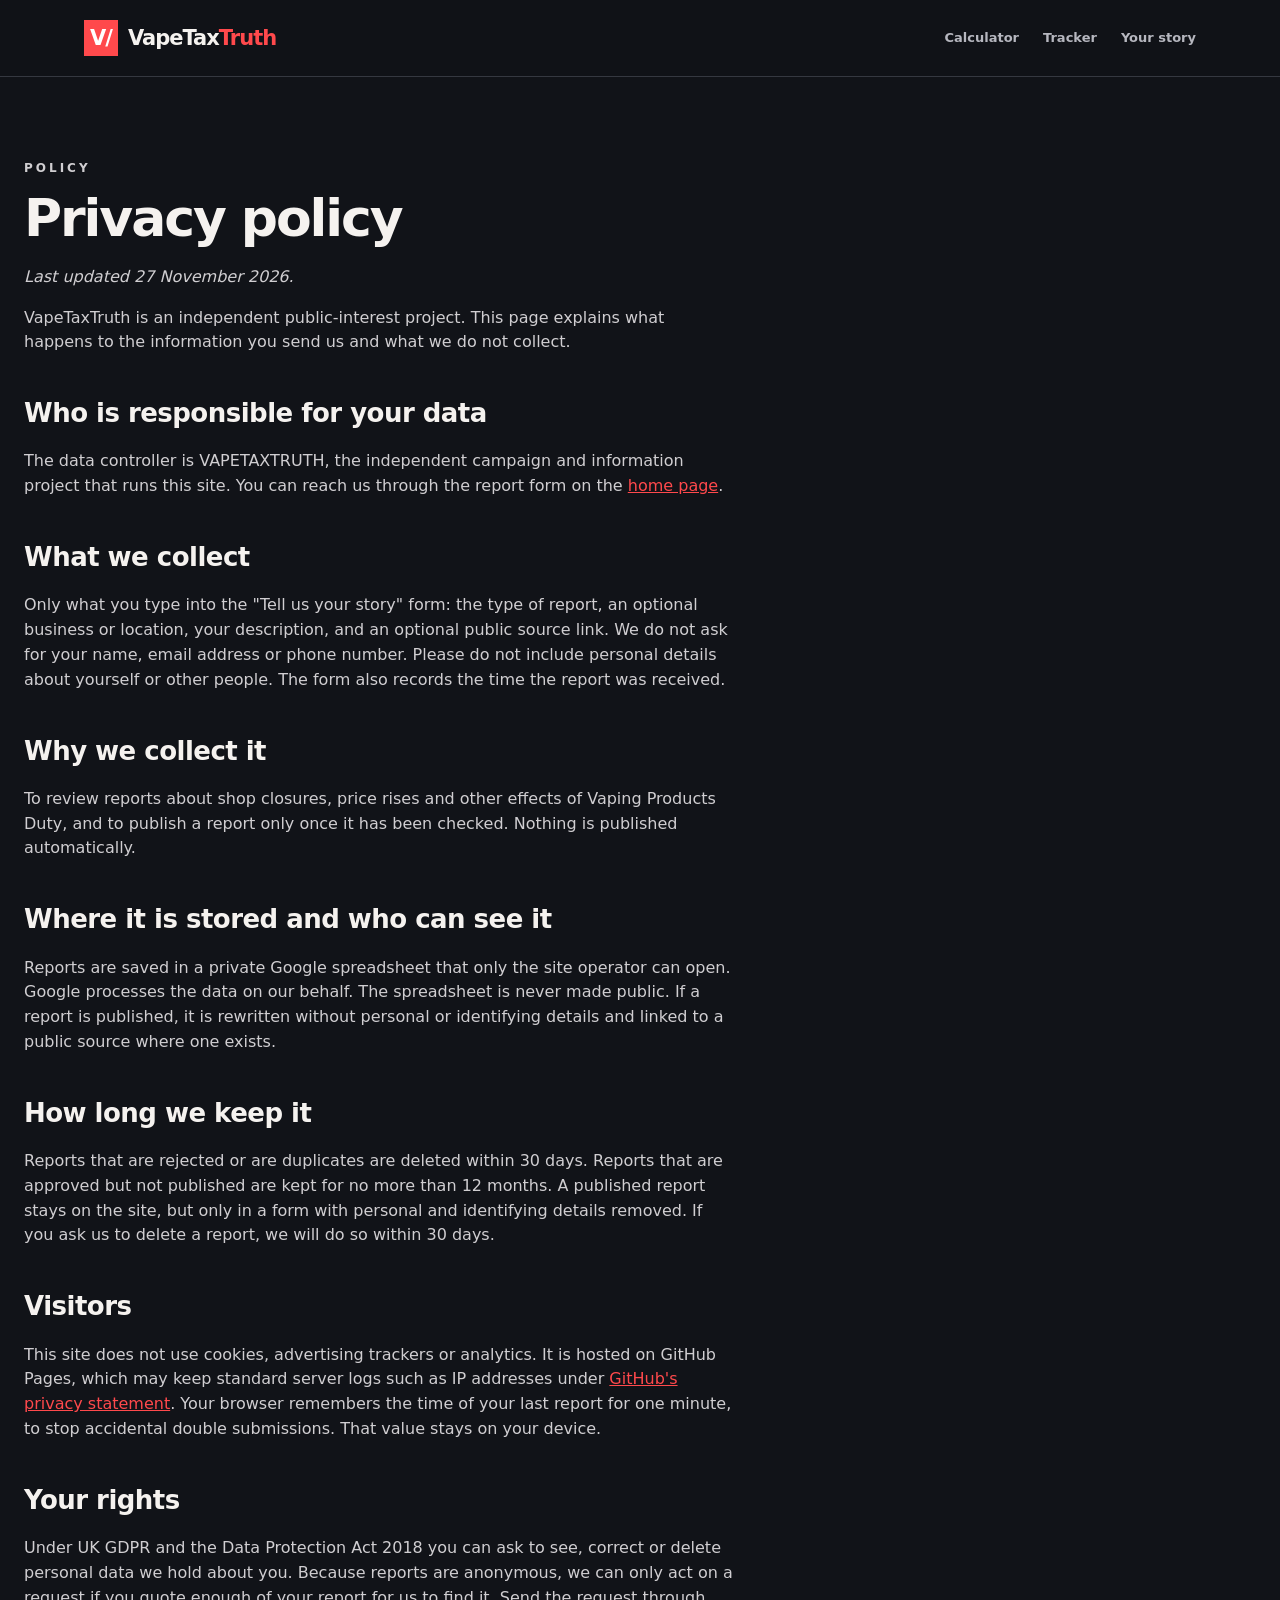
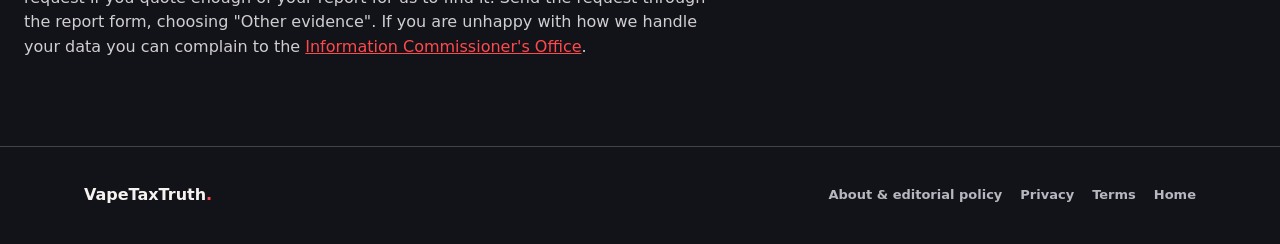
<file: privacy.html>
<!doctype html>
<html lang="en"><head><meta charset="utf-8"><meta name="viewport" content="width=device-width,initial-scale=1"><meta name="theme-color" content="#111318">
<meta name="description" content="How VapeTaxTruth handles reports and visitor data."><title>Privacy policy | VapeTaxTruth</title>
<link rel="canonical" href="https://scarab0793.github.io/VapeTaxTruth/privacy.html"><link rel="icon" type="image/svg+xml" href="./favicon.svg"><link rel="stylesheet" href="./styles.css"></head>
<body><header><div class="wrap top"><a class="logo" href="./"><span class="mark">V/</span>VapeTax<span>Truth</span></a><nav aria-label="Primary"><a href="./#calculator">Calculator</a><a href="./#tracker">Tracker</a><a href="./#submit">Your story</a></nav></div></header>
<main class="doc"><p class="eyebrow">POLICY</p><h1>Privacy policy</h1>
<p><em>Last updated 27 November 2026.</em></p>
<p>VapeTaxTruth is an independent public-interest project. This page explains what happens to the information you send us and what we do not collect.</p>
<h2>Who is responsible for your data</h2>
<p>The data controller is VAPETAXTRUTH, the independent campaign and information project that runs this site. You can reach us through the report form on the <a href="./#submit">home page</a>.</p>
<h2>What we collect</h2>
<p>Only what you type into the "Tell us your story" form: the type of report, an optional business or location, your description, and an optional public source link. We do not ask for your name, email address or phone number. Please do not include personal details about yourself or other people. The form also records the time the report was received.</p>
<h2>Why we collect it</h2>
<p>To review reports about shop closures, price rises and other effects of Vaping Products Duty, and to publish a report only once it has been checked. Nothing is published automatically.</p>
<h2>Where it is stored and who can see it</h2>
<p>Reports are saved in a private Google spreadsheet that only the site operator can open. Google processes the data on our behalf. The spreadsheet is never made public. If a report is published, it is rewritten without personal or identifying details and linked to a public source where one exists.</p>
<h2>How long we keep it</h2>
<p>Reports that are rejected or are duplicates are deleted within 30 days. Reports that are approved but not published are kept for no more than 12 months. A published report stays on the site, but only in a form with personal and identifying details removed. If you ask us to delete a report, we will do so within 30 days.</p>
<h2>Visitors</h2>
<p>This site does not use cookies, advertising trackers or analytics. It is hosted on GitHub Pages, which may keep standard server logs such as IP addresses under <a href="https://docs.github.com/en/site-policy/privacy-policies/github-general-privacy-statement">GitHub's privacy statement</a>. Your browser remembers the time of your last report for one minute, to stop accidental double submissions. That value stays on your device.</p>
<h2>Your rights</h2>
<p>Under UK GDPR and the Data Protection Act 2018 you can ask to see, correct or delete personal data we hold about you. Because reports are anonymous, we can only act on a request if you quote enough of your report for us to find it. Send the request through the report form, choosing "Other evidence". If you are unhappy with how we handle your data you can complain to the <a href="https://ico.org.uk/">Information Commissioner's Office</a>.</p>
</main><footer><div class="wrap foot"><b>VapeTaxTruth<span>.</span></b><nav class="footlinks" aria-label="Site policies"><a href="./editorial.html">About &amp; editorial policy</a><a href="./privacy.html">Privacy</a><a href="./terms.html">Terms</a><a href="./">Home</a></nav></div></footer></body></html>
</file>
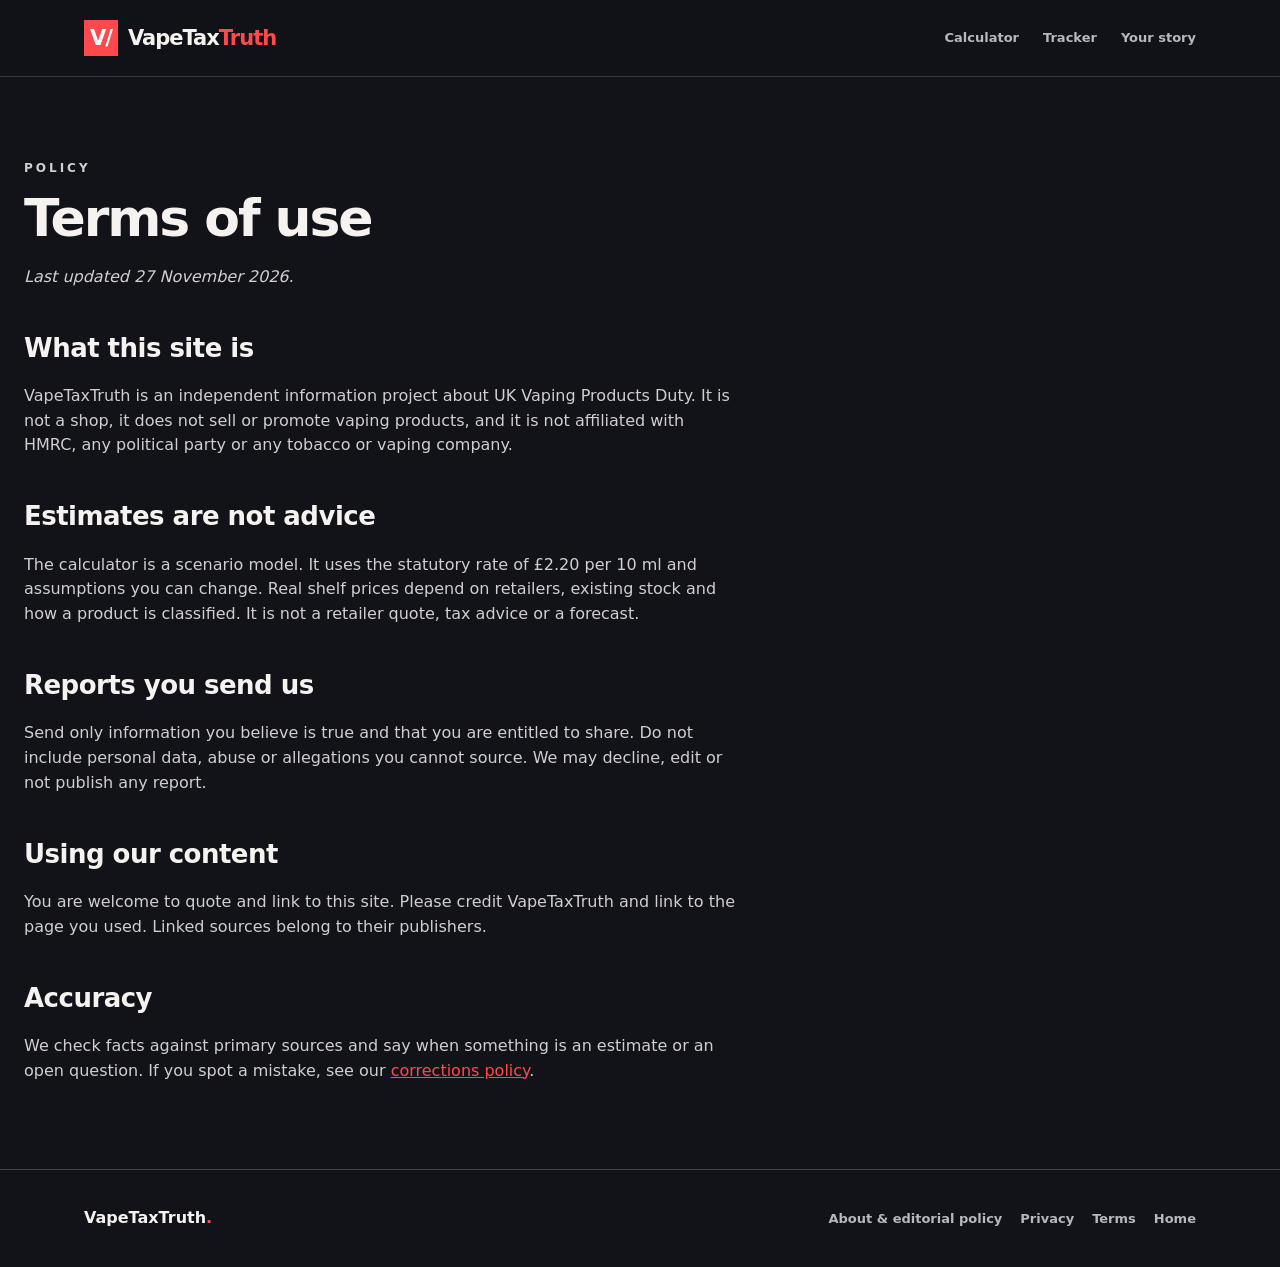
<file: terms.html>
<!doctype html>
<html lang="en"><head><meta charset="utf-8"><meta name="viewport" content="width=device-width,initial-scale=1"><meta name="theme-color" content="#111318">
<meta name="description" content="Terms for using VapeTaxTruth."><title>Terms of use | VapeTaxTruth</title>
<link rel="canonical" href="https://scarab0793.github.io/VapeTaxTruth/terms.html"><link rel="icon" type="image/svg+xml" href="./favicon.svg"><link rel="stylesheet" href="./styles.css"></head>
<body><header><div class="wrap top"><a class="logo" href="./"><span class="mark">V/</span>VapeTax<span>Truth</span></a><nav aria-label="Primary"><a href="./#calculator">Calculator</a><a href="./#tracker">Tracker</a><a href="./#submit">Your story</a></nav></div></header>
<main class="doc"><p class="eyebrow">POLICY</p><h1>Terms of use</h1>
<p><em>Last updated 27 November 2026.</em></p>
<h2>What this site is</h2>
<p>VapeTaxTruth is an independent information project about UK Vaping Products Duty. It is not a shop, it does not sell or promote vaping products, and it is not affiliated with HMRC, any political party or any tobacco or vaping company.</p>
<h2>Estimates are not advice</h2>
<p>The calculator is a scenario model. It uses the statutory rate of £2.20 per 10 ml and assumptions you can change. Real shelf prices depend on retailers, existing stock and how a product is classified. It is not a retailer quote, tax advice or a forecast.</p>
<h2>Reports you send us</h2>
<p>Send only information you believe is true and that you are entitled to share. Do not include personal data, abuse or allegations you cannot source. We may decline, edit or not publish any report.</p>
<h2>Using our content</h2>
<p>You are welcome to quote and link to this site. Please credit VapeTaxTruth and link to the page you used. Linked sources belong to their publishers.</p>
<h2>Accuracy</h2>
<p>We check facts against primary sources and say when something is an estimate or an open question. If you spot a mistake, see our <a href="./editorial.html#corrections">corrections policy</a>.</p>
</main><footer><div class="wrap foot"><b>VapeTaxTruth<span>.</span></b><nav class="footlinks" aria-label="Site policies"><a href="./editorial.html">About &amp; editorial policy</a><a href="./privacy.html">Privacy</a><a href="./terms.html">Terms</a><a href="./">Home</a></nav></div></footer></body></html>
</file>
<file: styles.css>
:root{color-scheme:dark;--bg:#111318;--surface:#1b1e25;--edge:#383b44;--text:#f5f2ef;--muted:#b6b7bf;--red:#ff494c;--gold:#f7b653}*{box-sizing:border-box}html{scroll-behavior:smooth}body{margin:0;background:var(--bg);color:var(--text);font-family:Inter,system-ui,-apple-system,Segoe UI,sans-serif;line-height:1.55}a{color:inherit}button,input{font:inherit}.wrap{max-width:1160px;padding:0 24px;margin:auto}.skip{position:absolute;left:-9999px}.skip:focus{left:8px;top:8px;z-index:5;background:white;color:black;padding:8px}header{background:#111318ed;position:sticky;top:0;border-bottom:1px solid #353840;z-index:10;backdrop-filter:blur(12px)}.top{display:flex;align-items:center;justify-content:space-between;gap:20px;min-height:76px}.logo{text-decoration:none;font-size:21px;font-weight:900;letter-spacing:-1px}.logo span:last-child,footer span{color:var(--red)}.mark{color:#fff;background:var(--red);padding:6px;margin-right:10px;font-weight:900}nav{display:flex;gap:24px}nav a{text-decoration:none;font-size:13px;font-weight:700;color:var(--muted)}nav a:hover,a:hover{color:var(--red)}.hero{background:radial-gradient(circle at 95% 4%,#5b1d26 0,transparent 45%),linear-gradient(110deg,#101217,#1a1c22);padding:95px 0 58px}.eyebrow,.kicker{color:var(--red);letter-spacing:3px;font-weight:900;font-size:12px}.hero h1{font-size:clamp(55px,9vw,118px);line-height:.93;letter-spacing:-.07em;margin:22px 0 29px;font-weight:950}.hero h1 em,h2 em{color:var(--red);font-style:normal}.lead{max-width:750px;font-size:clamp(17px,2.2vw,22px);color:#d0ced1}.heroactions{display:flex;gap:14px;flex-wrap:wrap;margin:35px 0 67px}.btn{display:inline-block;border:1px solid var(--red);border-radius:3px;padding:15px 21px;background:var(--red);color:#fff;font-weight:850;text-decoration:none;cursor:pointer;text-align:center}.btn:hover{background:#ec3038;color:#fff}.btn.ghost{background:transparent;color:#fff;border-color:#757780}.btn.secondary{width:100%;margin-top:20px;background:transparent}.stats{display:flex;gap:45px;flex-wrap:wrap;border-top:1px solid #494a50;padding-top:25px}.stats div{display:flex;flex-direction:column}.stats b{font-size:27px}.stats small{color:var(--muted);text-transform:uppercase;letter-spacing:1px}.section{padding:90px 0}.section.alt{background:#1a1d24}.section h2{font-size:clamp(38px,5vw,60px);line-height:1.1;letter-spacing:-.045em;margin:14px 0 15px}.sub{max-width:790px;color:var(--muted);font-size:17px;margin-bottom:33px}.panel{background:#20232b;border:1px solid #4b4d57;border-radius:9px;overflow:hidden}.tabs{display:flex;border-bottom:1px solid var(--edge)}.tabs button{background:transparent;border:0;flex:1;color:#b6b7bf;padding:22px 12px;cursor:pointer;font-weight:850}.tabs button.active{color:#fff;background:#32343e;box-shadow:inset 0 -4px var(--red)}.calcgrid{display:grid;grid-template-columns:1fr 1fr;gap:30px;padding:30px}label{display:block;font-weight:750;font-size:14px;margin-bottom:18px}label span{font-weight:400;color:#b4b6be;float:right}input[type=number]{width:100%;margin-top:8px;padding:13px;border:1px solid #565964;background:#111318;border-radius:4px;color:#fff}input[type=range]{width:100%;accent-color:var(--red);display:block;margin-top:15px}.check{display:flex;gap:10px;align-items:center;font-weight:400}.check input{accent-color:var(--red)}.smallbtn{border:1px solid #666a75;background:transparent;color:#fff;padding:9px 16px;cursor:pointer;border-radius:3px}.result{background:#15171c;padding:28px;border-radius:6px}.total{font-size:clamp(40px,5vw,65px);line-height:1.2;color:var(--red);display:block;letter-spacing:-3px;margin:12px 0 22px}.comparison{display:flex;justify-content:space-between;gap:20px}.comparison div{display:grid}.comparison span,.metric span{color:var(--muted)}.comparison b{font-size:21px}.bar{height:13px;background:#5e6069;border-radius:8px;overflow:hidden;display:flex;margin:25px 0}.bar span:first-child{background:#a4a5ad}.bar span:last-child{background:var(--red)}.metric{padding:12px 0;border-bottom:1px solid #3a3d47;display:flex;gap:12px;justify-content:space-between}.fine{font-size:12px;color:#aaaeba;line-height:1.7}.cards{display:grid;grid-template-columns:repeat(3,1fr);gap:18px}.info{padding:27px;background:#111318;border:1px solid #454852;min-height:320px}.tag{display:inline-block;font-size:10px;font-weight:900;letter-spacing:1.4px;padding:6px 9px;border:1px solid #777}.verified{color:#83dfb2;border-color:#3d8d65}.question{color:var(--gold);border-color:#9a783a}.info h3{font-size:24px;line-height:1.15}.info p,.impactitem p{color:var(--muted)}.info a{color:var(--red);font-weight:700}.impactgrid{display:grid;grid-template-columns:repeat(3,1fr);gap:25px}.impactitem{border-top:3px solid var(--red);padding-top:20px}.impactitem .number{font-weight:950;font-size:36px;color:#737780}.impactitem h3{font-size:24px}.callout{margin-top:42px;border:1px solid #595d69;padding:28px;background:#20232b}.callout p{color:var(--muted)}.sources{display:grid;grid-template-columns:repeat(2,1fr);gap:15px;margin:30px 0}.sources a{display:flex;flex-direction:column;gap:5px;text-decoration:none;border:1px solid #444853;padding:19px;background:#111318}.sources small{color:var(--red)}footer{padding:36px 0;border-top:1px solid #42444d}.foot{display:flex;align-items:center;justify-content:space-between;gap:20px}.foot p{color:var(--muted);font-size:13px}.foot a{font-size:13px;color:var(--red)}@media(max-width:760px){nav{gap:10px;flex-wrap:wrap}nav a{font-size:11px}.top{align-items:flex-start;padding-top:14px;padding-bottom:14px;flex-direction:column}.hero{padding:67px 0 45px}.calcgrid,.cards,.impactgrid,.sources{grid-template-columns:1fr}.calcgrid{padding:15px}.stats{gap:20px}.stats b{font-size:21px}.foot{align-items:flex-start;flex-direction:column}.section{padding:60px 0}}.scope{border:1px solid #454852;border-radius:4px;margin:4px 0 18px;padding:12px 16px 4px}.scope legend{font-size:13px;font-weight:750;padding:0 6px}.scope .check{margin-bottom:10px}
select{border:1px solid #565964;background:#111318;color:#fff;border-radius:4px;padding:10px;font:inherit}
.filters{display:flex;gap:14px;flex-wrap:wrap;margin:14px 0}.filters label{font-weight:700;font-size:13px;margin:0}.filters select{display:block;margin-top:6px;min-width:130px}
.yearchart{margin:10px 0}.yearrow{display:grid;grid-template-columns:42px 1fr 24px;align-items:center;gap:8px;font-size:13px;color:var(--muted);margin:5px 0}.yearrow i{display:block;height:9px;background:var(--red);border-radius:2px}.yearrow b{color:#fff;text-align:right}
.record{margin:0 0 14px;padding-bottom:12px;border-bottom:1px solid #2e313a;font-size:14px}.record b{display:block;color:#fff;font-weight:700}.record small{display:block;color:var(--muted);margin:2px 0 4px}#lobby-list{max-height:380px;overflow:auto;padding-right:6px}
.formstatus{min-height:1.5em;font-weight:700;margin:14px 0 0}.formstatus.ok{color:#83dfb2}.formstatus.error{color:#ff8a8c}.formstatus.warn{color:var(--gold)}.formstatus.info{color:var(--muted)}
#news-items a small{color:var(--muted)}
.foot{flex-wrap:wrap}.footlinks{display:flex;gap:18px;flex-wrap:wrap}.footlinks a{font-size:13px;color:var(--muted);text-decoration:none}.footlinks a:hover{color:var(--red)}
.doc{max-width:760px;padding:70px 24px}.doc h1{font-size:clamp(34px,5vw,52px);line-height:1.1;letter-spacing:-.04em;margin:10px 0 18px}.doc h2{font-size:26px;margin:38px 0 8px;letter-spacing:-.02em}.doc p,.doc li{color:#d0ced1}.doc a{color:var(--red)}
.info,.panel .info{min-height:0}
:focus-visible{outline:2px solid var(--gold);outline-offset:2px}
#insolvency-list{max-height:420px;overflow:auto;border:1px solid #2e313a;padding:16px 16px 4px;background:#111318;margin-bottom:30px}
</file>
